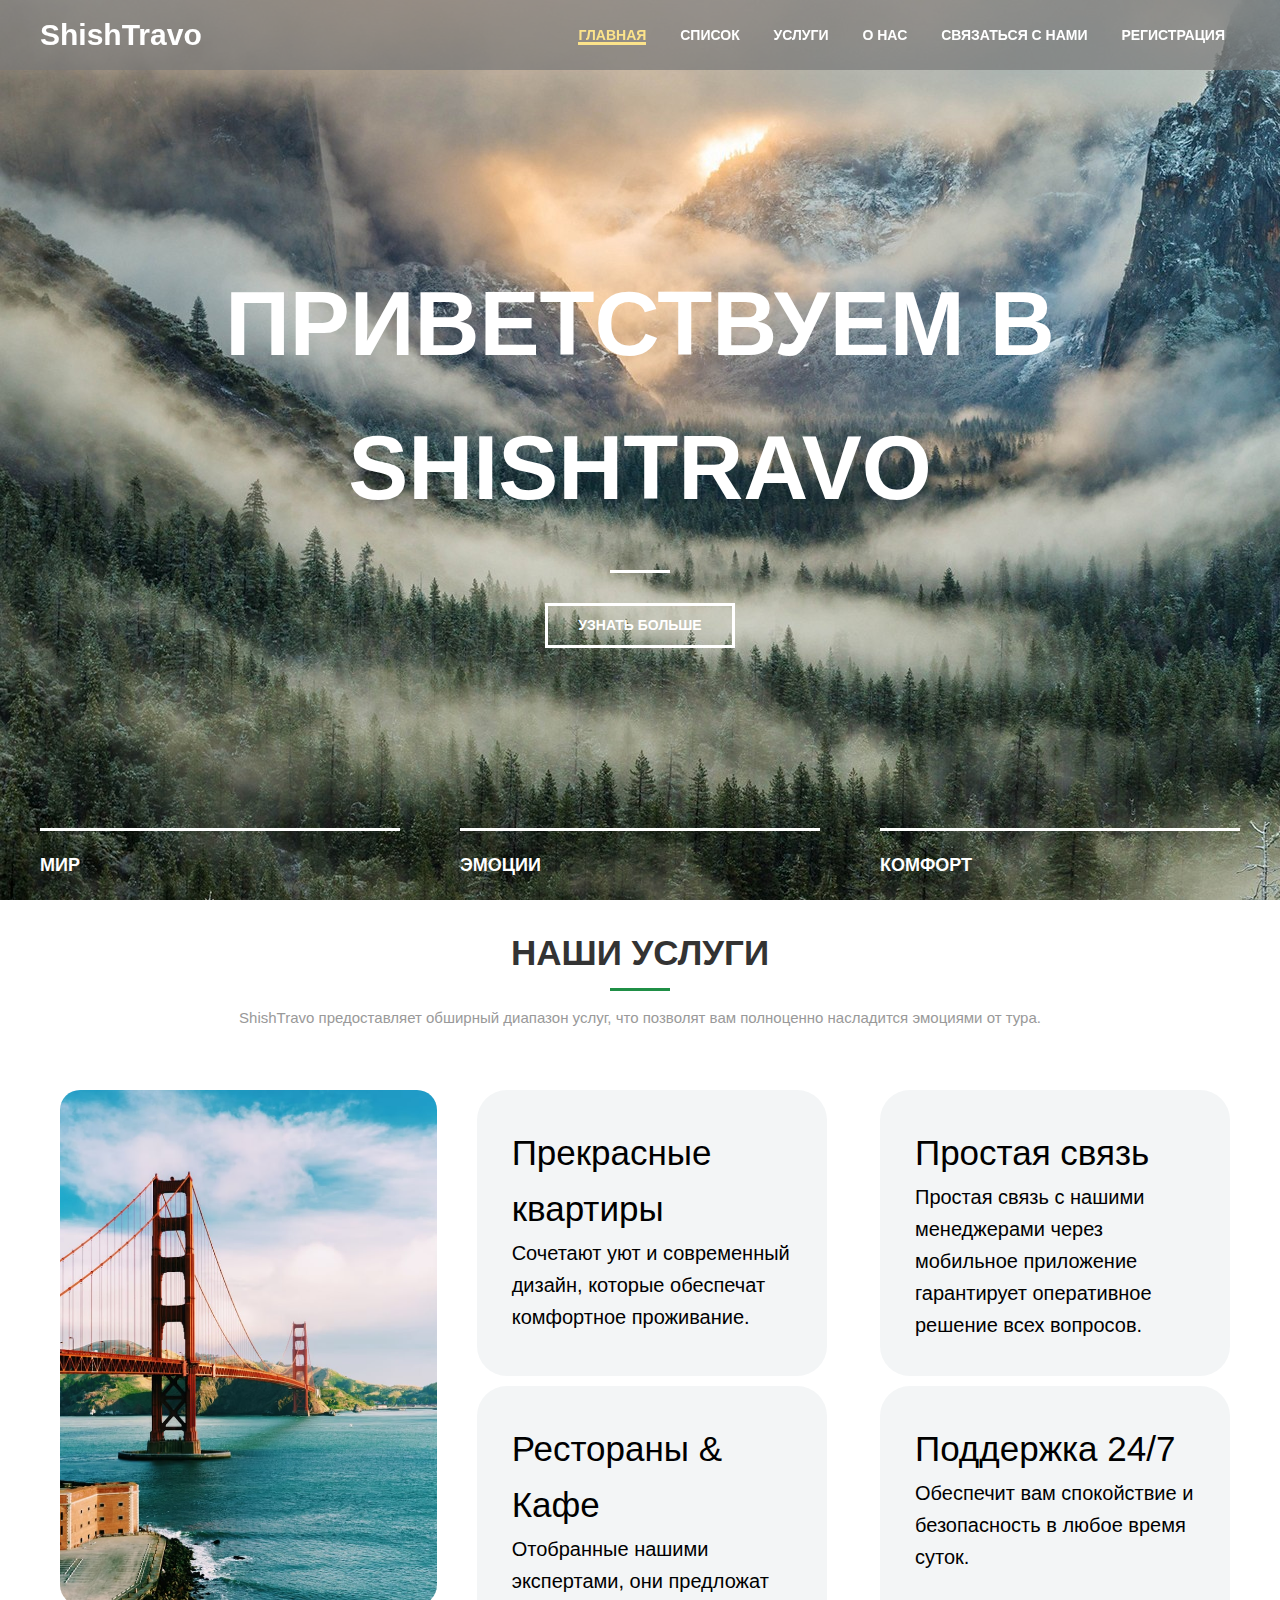
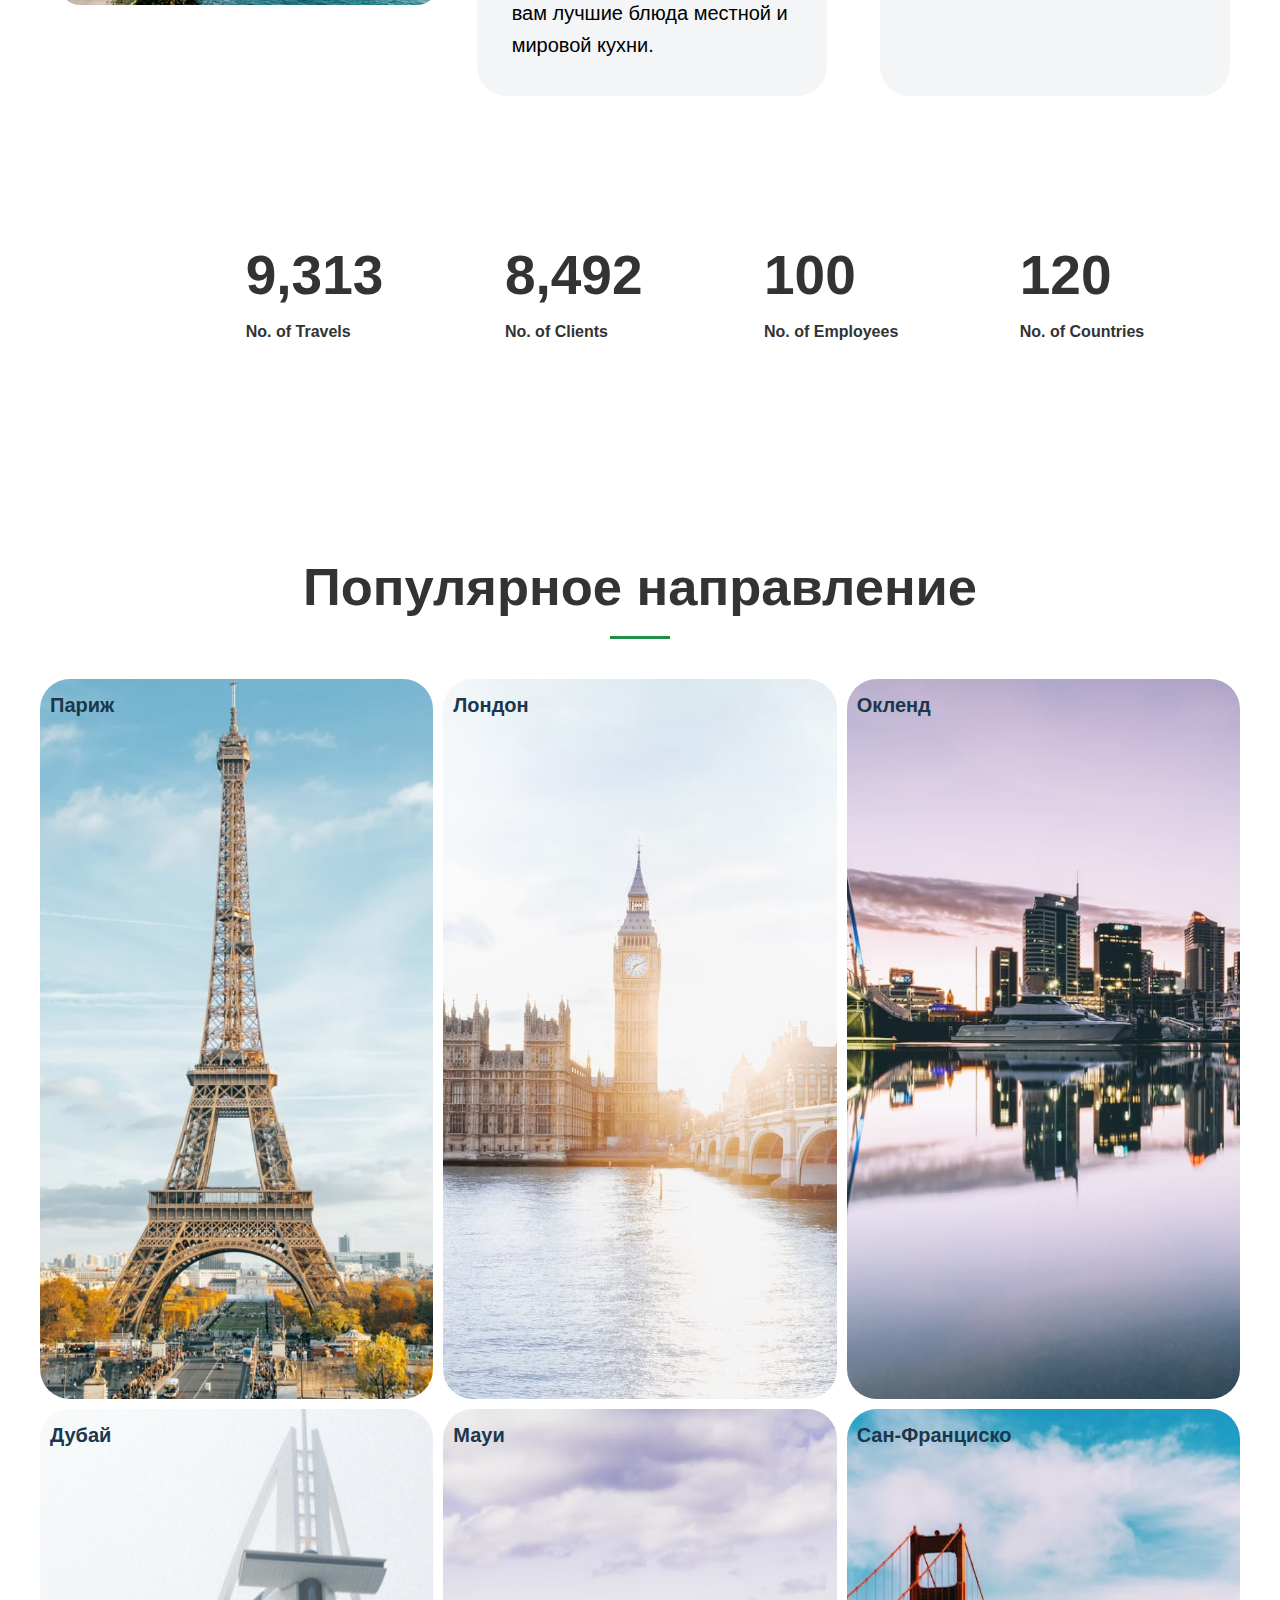
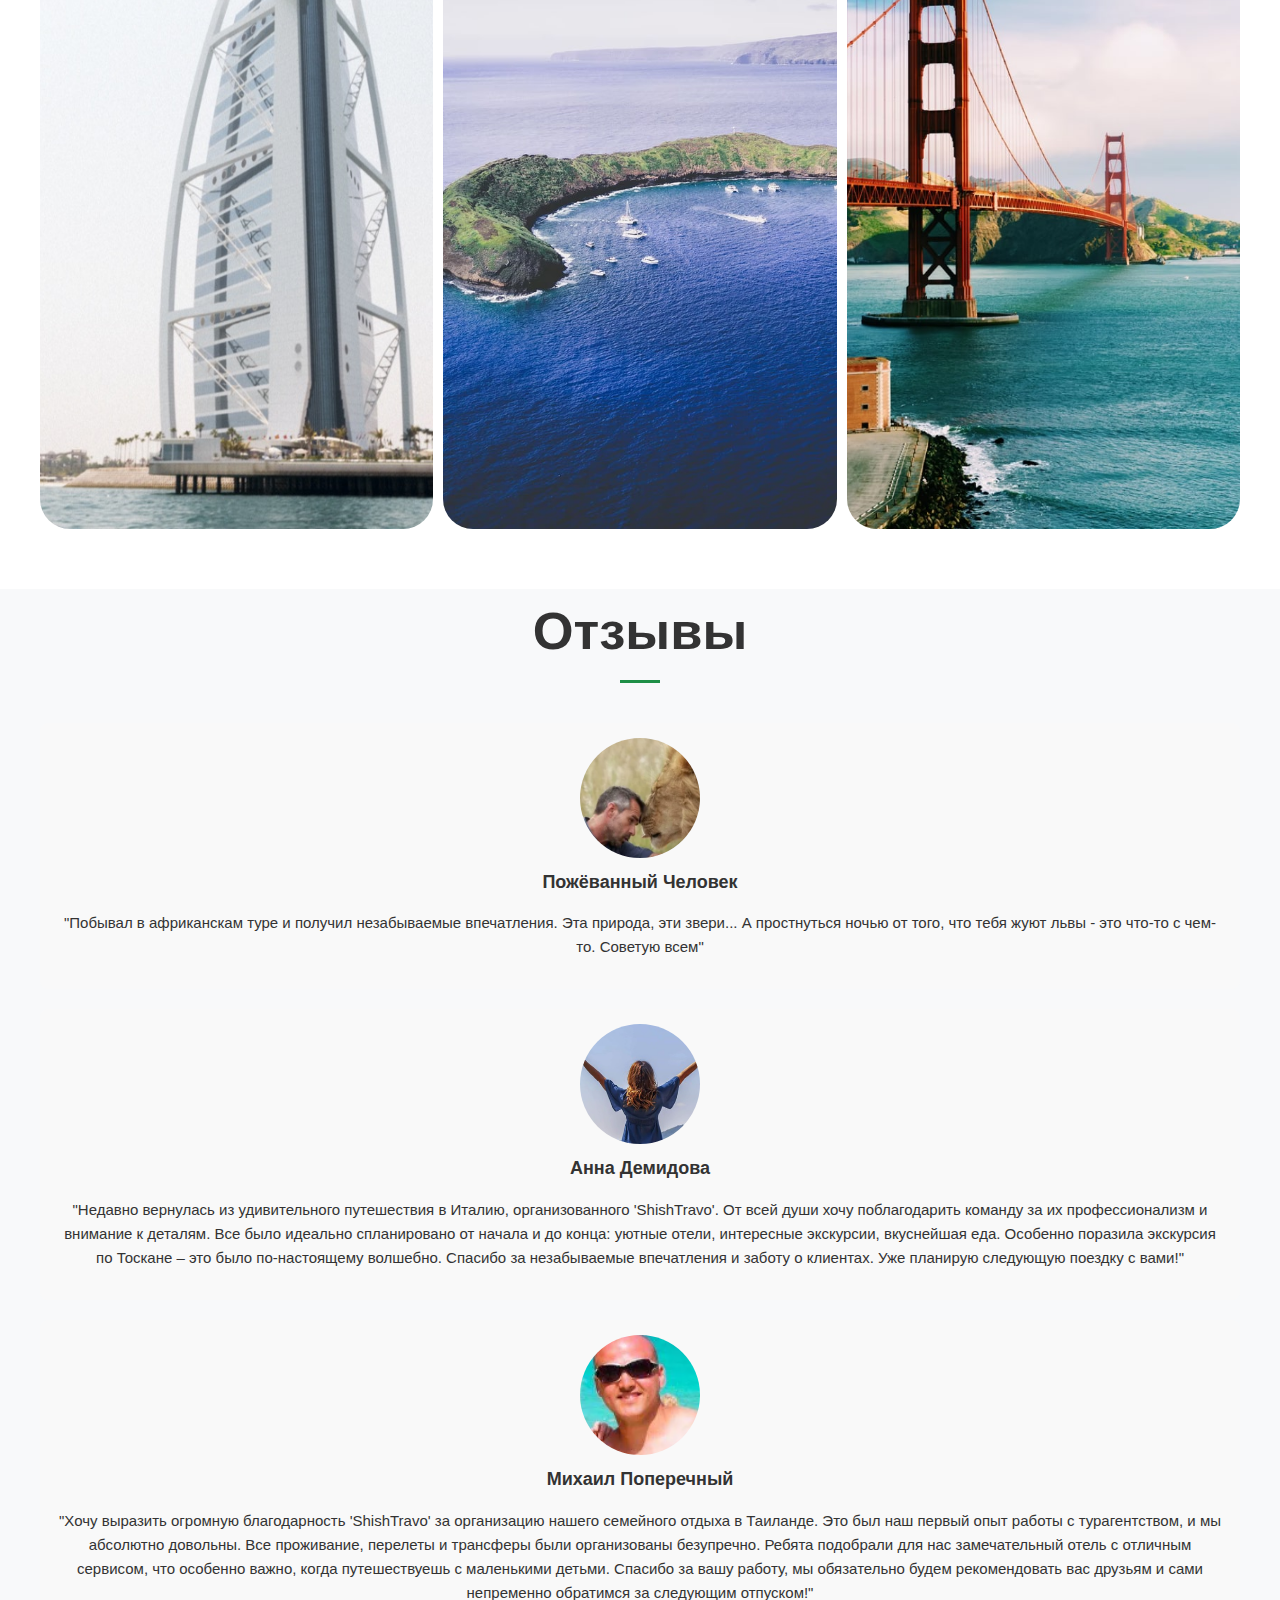
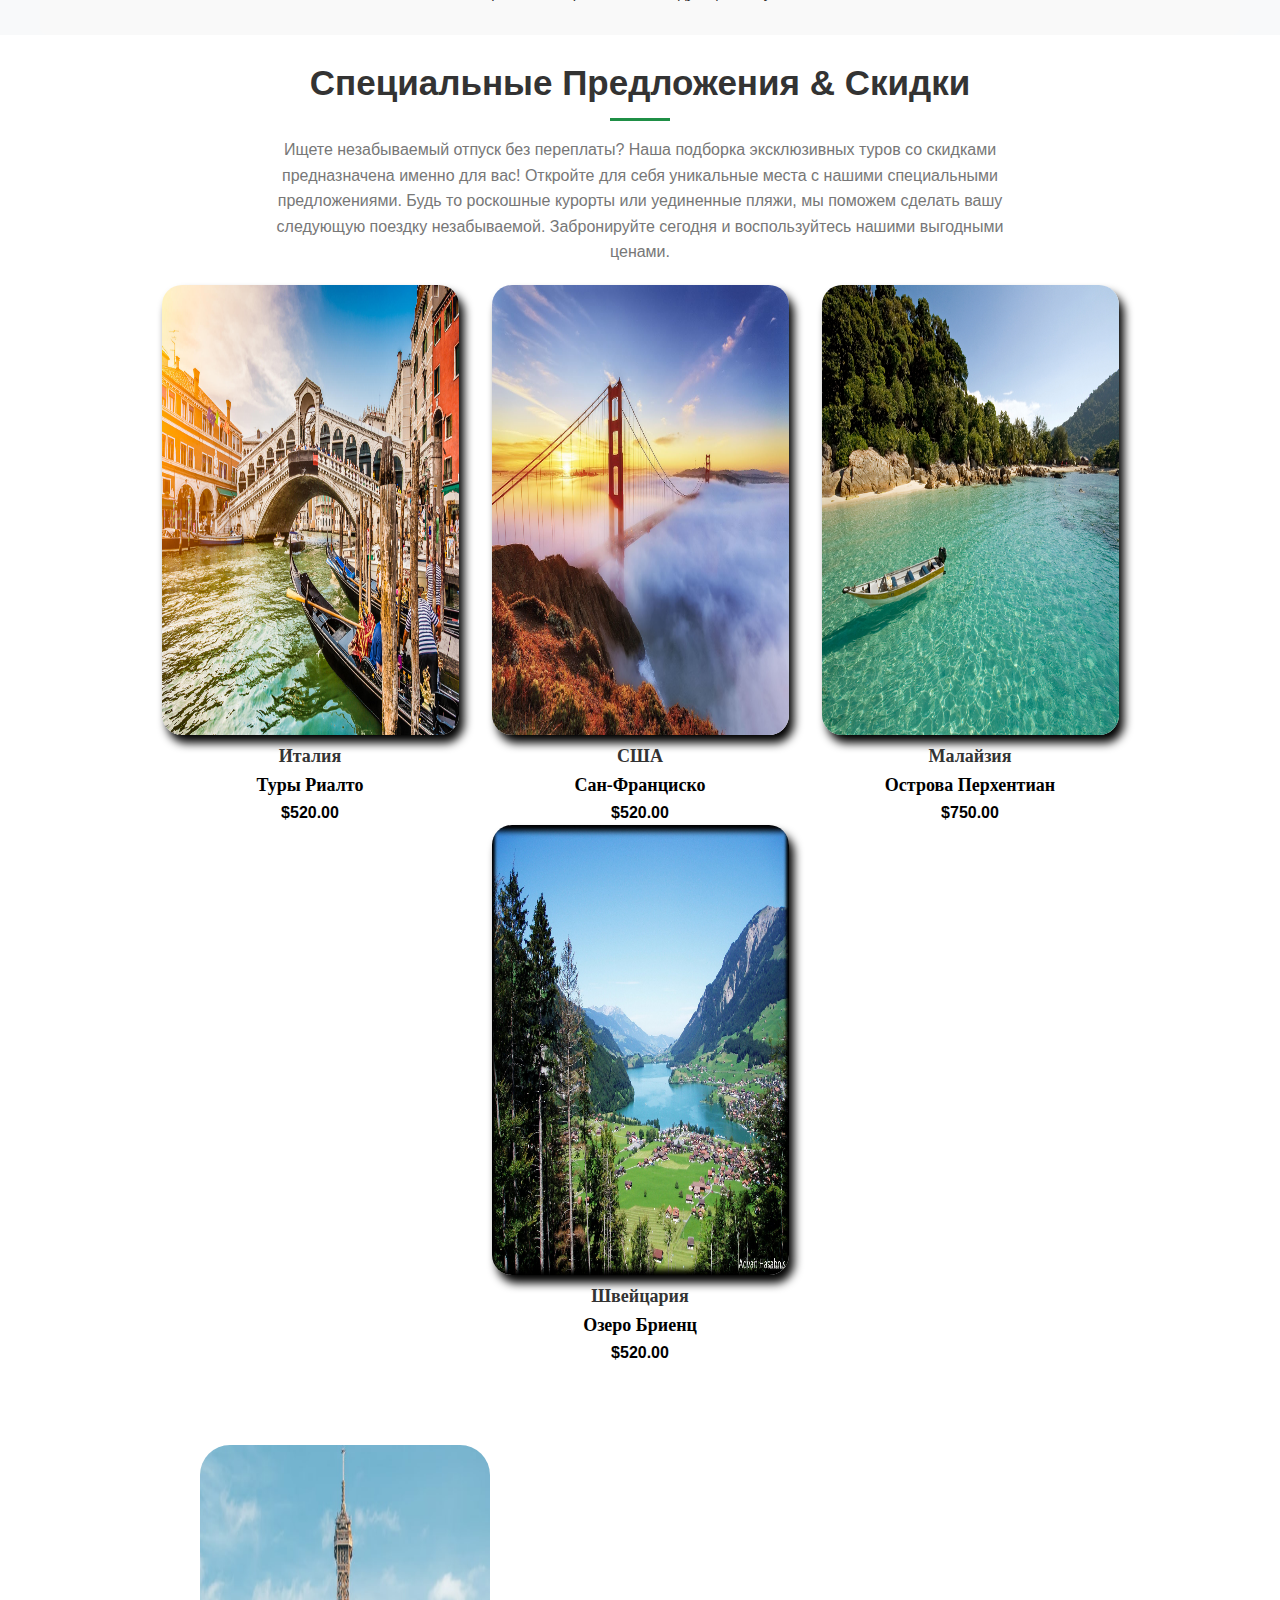
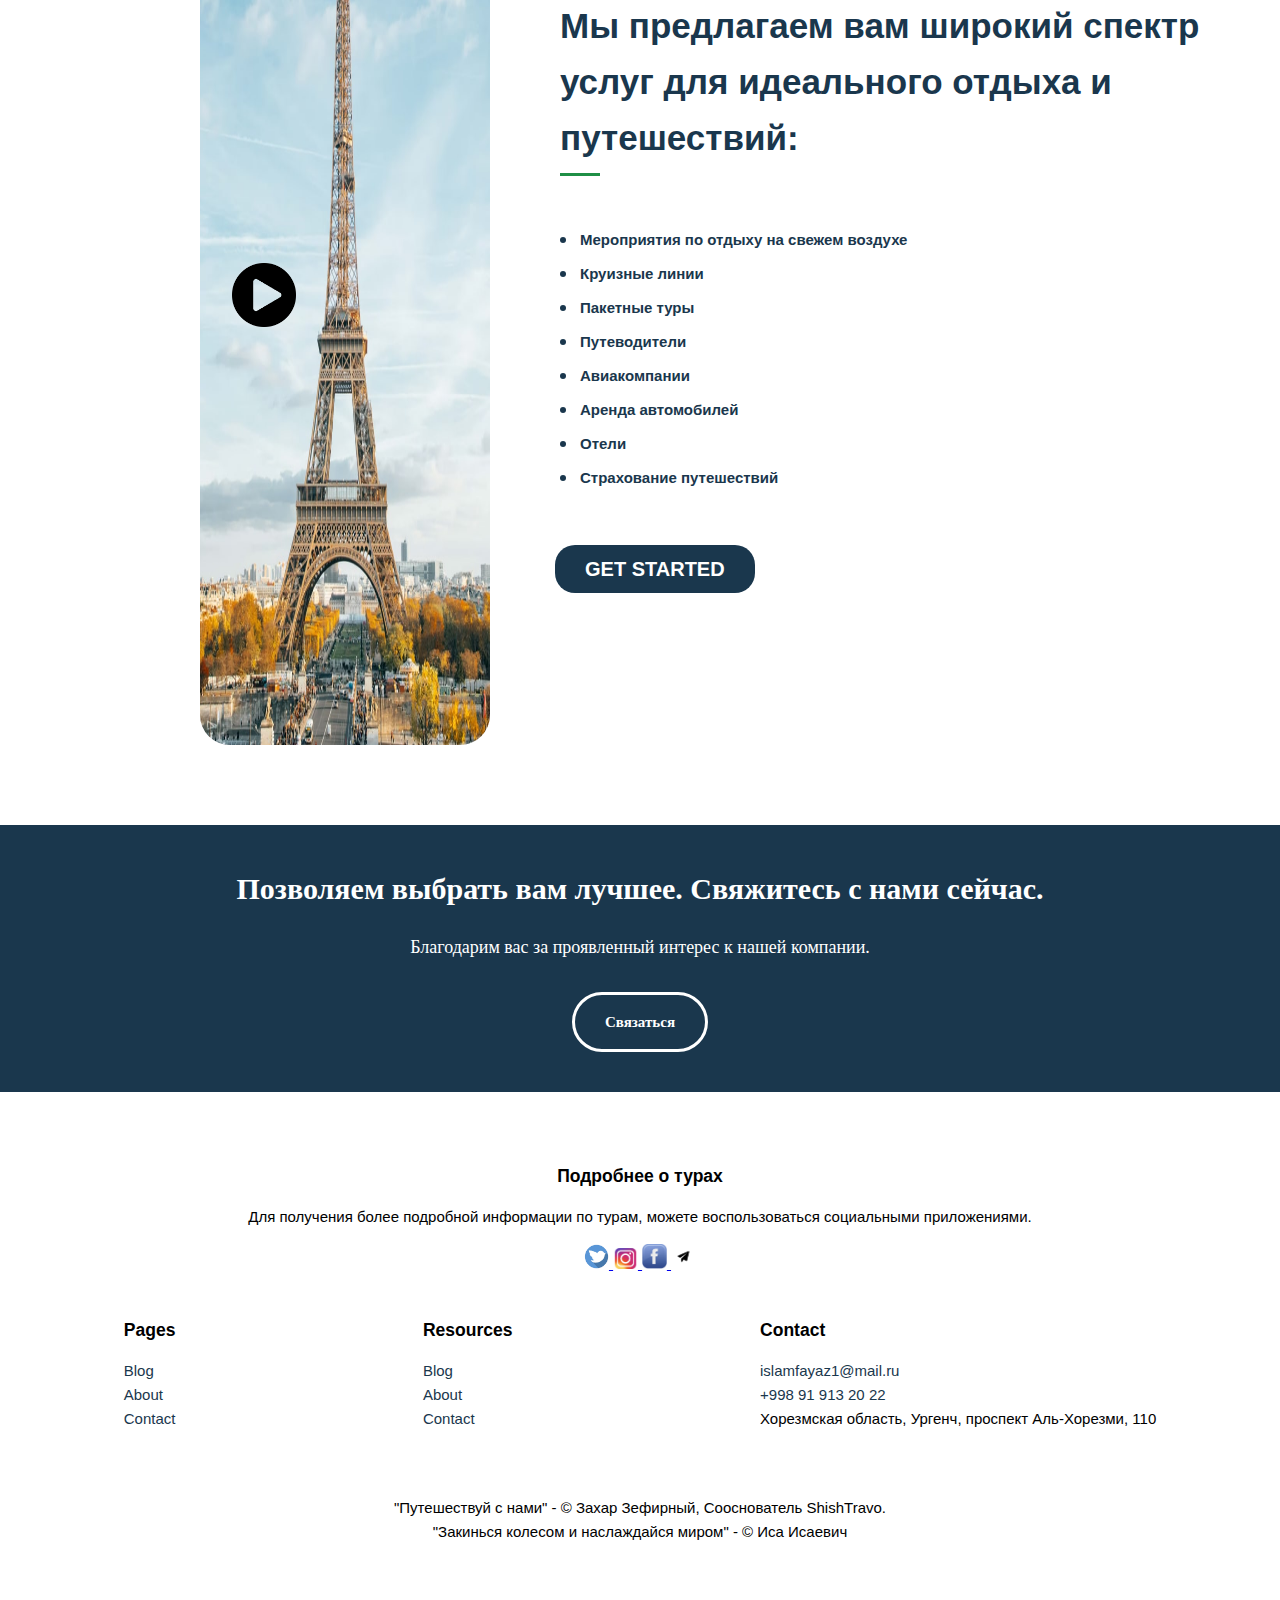
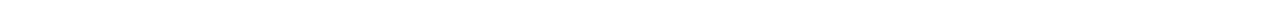
<file: isa/проба/index.html>
<!DOCTYPE html>
<html lang="en">
<head>
    <meta charset="UTF-8">
    <meta name="viewport" content="width=device-width, initial-scale=1.0">
    <title>ShishTravo</title>
    <link rel="stylesheet" href="./info/style.css">
    <link rel="icon" href="./info/image/favicon-32x32.png" type="image/x-icon">
    <link rel="stylesheet" href="./registration.html">
    <script defer src="./type.js"></script>
</head>
<body>
    <header id="header" class="header">
        <div class="container">
            <div class="header__inner">
                <div class="header__logo">ShishTravo</div>

                <nav class="nav">
                    <a class="nav__link active" href="#">Главная</a>
                    <a class="nav__link" href="#">Список</a>
                    <a class="nav__link" href="#">Услуги</a>
                    <a class="nav__link" href="#">О нас</a>
                    <a class="nav__link" href="#">Связаться с нами</a>
                    <a class="nav__link" href="./registration.html">Регистрация</a>
                </nav>
            </div>
        </div>
    </header>

    <div class="intro">
        <div class="container">
            <div class="intro__inner">
           <h1 class="intro__title">Приветствуем в ShishTravo</h1>

           <a class="btn" href="#">Узнать больше</a>
            </div>

        
        </div>

        <div class="slider">
            <div class="container">
                <div class="slider__inner">
            <div class="slider__item"><b>Мир</b></div>
            <div class="slider__item"><b>Эмоции</b></div>
            <div class="slider__item"><b>Комфорт</b></div>
            
        </div>
    </div>
    </div>
</div>


<section class="section">
    <div class="container">

        <div class="section__header">
            <h2 class="section__title">Наши услуги</h2>
            <div class="section__text">
                <p>ShishTravo предоставляет обширный диапазон услуг, что позволят вам полноценно насладится эмоциями от тура. </p>
            </div>
        </div>


        <div class="about">
            <div class="about__image">
                <img src="./info/image/фон/02.jpg" alt="Мост">
            </div>
        
        <div class="about__text">
            <div class="text__block">Прекрасные квартиры
                <div class="subtext">Сочетают уют и современный дизайн, которые обеспечат комфортное проживание.</div>
            </div>
            <div class="text__block">Простая связь
                <div class="subtext">Простая связь с нашими менеджерами через мобильное приложение гарантирует оперативное решение всех вопросов. </div>
            </div>
            <div class="text__block">Рестораны & Кафе
                <div class="subtext">Отобранные нашими экспертами, они предложат вам лучшие блюда местной и мировой кухни.</div>
            </div>
            <div class="text__block">Поддержка 24/7
                <div class="subtext">Обеспечит вам спокойствие и безопасность в любое время суток.</div>
            </div>
        </div>
        </div>
    </div>
</section>


<section class="second">
    <div class="container">
        <div class="section__second">
            <div class="text-block1">
                <div><span class="number">9,313</span></div>
                <span class="description"><b>No. of Travels</b></span>
            </div>
            <div class="text-block1">
                <div><span class="number">8,492</span></div>
                <span class="description"><b>No. of Clients</b></span>
            </div>
            <div class="text-block1">
                <div><span class="number">100</span></div>
                <span class="description"><b>No. of Employees</b></span>
            </div>
            <div class="text-block1">
                <div><span class="number">120</span></div>
                <span class="description"><b>No. of Countries</b></span>
            </div>
        </div>
    </div>
</section>



<section class="third">
    <div class="container">
        <div class="section-header">
            <h2>Популярное направление</h2>
        </div>

        <div class="slider-img">
            <div class="slide" style="background-image: url('./info/image/фон/03.jpg');">
                <div class="text">Париж</div>
            </div>
            <div class="slide" style="background-image: url('./info/image/фон/05.jpg');">
                <div class="text">Лондон</div>
            </div>
            <div class="slide" style="background-image: url('./info/image/фон/10.jpg');">
                <div class="text">Окленд</div>
            </div>
            <div class="slide" style="background-image: url('./info/image/фон/08.jpg');">
                <div class="text">Дубай</div>
            </div>
            <div class="slide" style="background-image: url('./info/image/фон/09.jpg');">
                <div class="text">Мауи</div>
            </div>
            <div class="slide" style="background-image: url('./info/image/фон/02.jpg');">
                <div class="text">Сан-Франциско</div>
            </div>
        </div>
    </div>
</section>


<section class="third-wi">
    <div class="container">
        <div class="wi">
            <h2>Отзывы</h2>
        </div>


    <div class="text-slider">
        <div class="text-item"><div class="lion" style="background-image: url(./info/image/lion.bmp);"></div>
            <span class="teim">Пожёванный Человек</span>
            <p tiem>"Побывал в африканскам туре и получил незабываемые впечатления. Эта природа, эти звери... А простнуться ночью от того, что тебя жуют львы - это что-то с чем-то. Советую всем"</p>
        </div>
        <div class="text-item"><div class="lion" style="background-image: url(./info/image/toscana.bmp);"></div>
            <span class="teim">Анна Демидова</span>
            <p tiem>"Недавно вернулась из удивительного путешествия в Италию, организованного 'ShishTravo'. От всей души хочу поблагодарить команду за их профессионализм и внимание к деталям. Все было идеально спланировано от начала и до конца: уютные отели, интересные экскурсии, вкуснейшая еда. Особенно поразила экскурсия по Тоскане – это было по-настоящему волшебно. Спасибо за незабываемые впечатления и заботу о клиентах. Уже планирую следующую поездку с вами!"</p></div>
        <div class="text-item"><div class="lion" style="background-image: url(./info/image/mishanya.bmp);"></div>
            <span class="teim">Михаил Поперечный</span>
            <p tiem>"Хочу выразить огромную благодарность 'ShishTravo' за организацию нашего семейного отдыха в Таиланде. Это был наш первый опыт работы с турагентством, и мы абсолютно довольны. Все проживание, перелеты и трансферы были организованы безупречно. Ребята подобрали для нас замечательный отель с отличным сервисом, что особенно важно, когда путешествуешь с маленькими детьми. Спасибо за вашу работу, мы обязательно будем рекомендовать вас друзьям и сами непременно обратимся за следующим отпуском!"</p></div>
    </div>
    
</section>



<section class="special-offers">
    <h2 class="off">Специальные Предложения & Скидки</h2>
    <p class="description1">Ищете незабываемый отпуск без переплаты? Наша подборка эксклюзивных туров со скидками предназначена именно для вас! Откройте для себя уникальные места с нашими специальными предложениями. Будь то роскошные курорты или уединенные пляжи, мы поможем сделать вашу следующую поездку незабываемой. Забронируйте сегодня и воспользуйтесь нашими выгодными ценами.</p>
    <div class="offers-container">
        <!-- Карточка 1 -->
        
        <div class="offer-item">
            <a href="#" class="vil"><img src="./info/image/велдан/rial.jpeg" alt="Туры Риалто"></a>
            <span class="location">Италия</span>
            <a href="#" class="vil"><span class="offer-name">Туры Риалто</span></a>
            <span class="price">$520.00</span>
        </div>

        
            <!-- Карточка 2 -->
            <div class="offer-item">
                <a href="#" class="vil"><img src="./info/image/велдан/2.jpg" alt="Туры Риалто"></a>
                <span class="location">США</span>
                <a href="#" class="vil"><span class="offer-name">Сан-Франциско</span></a>
                <span class="price">$520.00</span>
            </div>

            
                <!-- Карточка 2 -->
                <div class="offer-item">
                    <a href="#" class="vil"><img src="./info/image/велдан/3.jpg" alt="Туры Риалто"></a>
                    <span class="location">Малайзия</span>
                    <a href="#" class="vil"><span class="offer-name">Острова Перхентиан</span></a>
                    <span class="price">$750.00</span>
                </div>

                
                    <!-- Карточка 2 -->
                    <div class="offer-item">
                        
                        <a href="#" class="vil"><img src="./info/image/велдан/4.jpg" alt="Туры Риалто"></a>
                        <span class="location">Швейцария</span>
                        <a href="#" class="vil"><span class="offer-name">Озеро Бриенц</span></a>
                        <span class="price">$520.00</span>
                    </div>
                
                </div>
</section>



<section class="asad">
    <div class="ass">
        <a id="play-video" class="video-button" href="https://www.youtube.com/watch?v=UfEiKK-iX70"></a>
        <img src="./info/image/фон/03.jpg" alt="Фон">
    </div>
    
    <div class="asad-bif">
        <h2 class="pre-last">Мы предлагаем вам широкий спектр услуг для идеального отдыха и путешествий:</h2>
        <div class="services-list">
            <div class="column">
                <ul>
                    <li>Мероприятия по отдыху на свежем воздухе</li>
                    <li>Круизные линии</li>
                    
                    <li>Пакетные туры</li>
                    <li>Путеводители</li>
                    <li>Авиакомпании</li>
                    <li>Аренда автомобилей</li>
                    <li>Отели</li>
                    <li>Страхование путешествий</li>
                    
                </ul>
            
        </div>



        <div class="container">
            <div class="asad-biv">
        <a href="#" class="btn-as">Get started</a>
    </div></div></div>
</section>

<section class="pre">
<div class="pre-pre">
    <div class="black-vol">
    <h2>Позволяем выбрать вам лучшее. Свяжитесь с нами сейчас.</h2>
    <p>Благодарим вас за проявленный интерес к нашей компании.</p>
    <a href="contact.html" class="pre-button">Связаться</a>
</div></div>
</section>


<footer class="footer-section">
    <div class="footer-content">
        <div class="footer-block">
            <div class="vail">
            <h3>Подробнее о турах</h3>
            <p>Для получения более подробной информации по турам, можете воспользоваться социальными приложениями.</p>
            <div class="social-links">
                <div class="social-links">
                    <a href="https://twitter.com" class="social-link" target="_blank">
                        <img src="./info/image/twitter.jpg" alt="Twitter">
                    </a>
                    <a href="https://instagram.com" class="social-link" target="_blank">
                        <img src="./info/image/insta.png" alt="Instagram">
                    </a>
                    <a href="https://facebook.com" class="social-link" target="_blank">
                        <img src="./info/image/face.png" alt="Facebook">
                    </a>
                    <a href="https://telegram.com" class="social-link" target="_blank">
                        <img src="./info/image/Telegram.png" alt="Telegram">
                    </a>
            </div></div>
        </div></div>
        <div class="footer-block">
            <h3>Pages</h3>
            <ul>
                <li><a href="#">Blog</a></li>
                <li><a href="#">About</a></li>
                <li><a href="#">Contact</a></li>
            </ul>
        </div>
        <div class="footer-block">
            <h3>Resources</h3>
            <ul>
                <li><a href="#">Blog</a></li>
                <li><a href="#">About</a></li>
                <li><a href="#">Contact</a></li>
            </ul>
        </div>
        <div class="footer-block">
            <h3>Contact</h3>
            <ul>
                <li><a href="mailto:mail@example.com">islamfayaz1@mail.ru</a></li>
                <li><a href="tel:+12222123819">+998 91 913 20 22</a></li>
                <li>Хорезмская область, Ургенч, проспект Аль-Хорезми, 110</li>
            </ul>
        </div>
    </div>
    <div class="footer-bottom">
        <p>"Путешествуй с нами" - &copy; Захар Зефирный, Сооснователь ShishTravo.</br> "Закинься колесом и наслаждайся миром" - &copy; Иса Исаевич</p>
    </div>
</footer>


</body>
</html>
</file>
<file: isa/проба/info/style.css>
body{
    margin: 0;
    font-family: 'Monserrat', sans-serif;
    font-size: 15px;
    line-height: 1.6;
    color: #333
}


h1, h2, h3, h4, h5, h6{
    margin: 0;
}

.container{
    width: 100%;
    max-width: 1200px;
    margin: 0 auto;
}


/*    Intro   */

.intro{
    display: flex;
    flex-direction: column;
    justify-content: center;
    width: 100%;
    height: 100vh;
    background-size: cover;
    position: relative;
    overflow: hidden;
    background: url(./image/фон/01.jpg);
}




.intro__inner{
    
    text-align: center;
    min-width: 880px;
    margin: 0 auto;
}

.intro__title{
    font-family:"Constantia", sans-serif;
    color: #fff;
    font-size: 90px;
    font-weight: 700;
    text-transform: uppercase;
    text-align: center;
}

.intro__title::after{

    content: "" ;
    display: block;
    width: 60px;
    height: 3px;
    background-color: #fff;
    margin: 30px auto;
    
}



/*    Header   */


.header__inner{
    padding-top: 20px;
    padding-bottom: 20px;
    display: flex;
    justify-content: space-between;
    align-items: center;
    line-height: 1;
    transition: padding-top .3s, padding-bottom .3s;
}



.header{
    width: 100%;
    position: fixed;
    top: 0;
    left: 0;
    right: 0;
    z-index: 1000;
    transition: box-shadow .3s;
    background-color: rgba(119, 119, 119, 0.7);
}


.header__mini{
    background-color: rgba(119, 119, 119, 0.7);
    box-shadow: 0px 0px 29px -11px rgba(0, 0, 0, 0.8);
    backdrop-filter: blur(5px);
    -webkit-backdrop-filter: blur(5px);
}


.header__mini .header__inner{
    padding-top: 5px;
    padding-bottom: 5px;
}


.header__logo{
    font-size: 30px;
    font-weight: 700;
    color: #fff;
}

.nav{
    font-size: 14px;
    text-transform: uppercase;
}

.nav__link{
    display:inline-block ;
    vertical-align: top;
    margin: 0 15px;
    color: #fff;
    text-decoration: none;
    transition: color .4s linear;
    position: relative;
    font-weight: 700;
}


.nav__link::after{
    content: "";
    display: block;
    width: 100%;
    height: 3px;
    background-color: #fce38a;
    position: absolute;
    top: 100%;
    left: 0;

    transition: opacity .4s linear;

    z-index: 1;
    opacity: 0;
}

.nav__link:hover{
    color: #fce38a;
}

.nav__link:hover::after, .nav__link.active::after{
    
    opacity: 1;
}

.nav__link.active{
    color: #fce38a;
}

.btn{
    display: inline-block;
    vertical-align: top;
    padding: 8px 30px;
    border: 3px solid #fff;
    color: #fff;
    text-transform: uppercase;
    font-size: 14px;
    font-weight: 700;
    transition: background .1s linear, color .1s linear;
    text-decoration: none;
}

.btn:hover{
    background-color: #fff;
    color: black;
}


/*    Slider   */

.slider{
    width: 100%;
    position: absolute;
    bottom: 0;
    left: 0;
    z-index: 1;
}
.slider__item{
    width: 30%;
    font-size: 18px;
    color: #fff;
    text-transform: uppercase;


    padding: 20px 0;
    border-top: 3px solid #fff;
}

.slider__inner{
    display: flex;
    justify-content: space-between;
    
}


/*    Section   */

.section{
    padding: 25px 0;
    
}

.section__header{
    margin: 0 auto 40px;
    width: 100%;
    max-width: 950px;
    text-align: center;
}

.section__title{
    font-size: 35px;
    font-weight: 700;
    color: #333;
    text-transform: uppercase;
    font-family: "Gabriola", sans-serif;
}

.section__title::after{
    content: "";
    display: block;
    width: 60px;
    height: 3px;
    background-color: #1f8f46;
    margin: 7px auto;
}


.section__text{
    color:#999;
    font-size: 15px;
}


/*    About   */

.about{
    display: flex;
    justify-content: space-between;
}

.about__image{
    flex: 1;
    padding: 20px;
}

.about__image img{
    width: 100%;
    height: auto;
    border-radius: 20px;
}

.about__text{
    flex: 2;
    display: grid;
    justify-content: space-between;
    grid-template-columns: 350px 350px;
    gap: 10px;
    padding: 20px 10px 20px 20px;
}


.text__block{
    background-color: rgba(26, 55, 77, 0.05);
    color: black;
    border-radius: 30px;
    padding: 35px;
    
    font-size: 35px;
    font-family: "Gabriola", sans-serif;
}


.subtext{
    font-size: 20px;
    
}


/*    Second   */


.section__second{
    display: flex;
    justify-content: space-around;
    padding: 60px 60px 120px 120px;
}


.text-block1{
    padding: 30px 30px 80px 80px;
    
}

.number{
    display: block;
    font-size: 55px;
    font-weight: bold;
}


.description {
    font-size: 16px;
}


/*   Third    */



.section-header{
    text-align: center;
    margin: 0 auto 40px;
    max-width: 950px;
    font-size: 35px;
    font-family: "Gabriola", sans-serif;
}

.section-header::after{
    content: "";
    display: block;
    width: 60px;
    height: 3px;
    background-color: #1f8f46;
    margin: 7px auto;
}



.slider-img{
    display: grid ;
    
    gap: 10px;
    grid-template-columns: 1fr 1fr 1fr;
    overflow: hidden;
    justify-content: space-evenly;
    
}

.slide{
    width: 100%; 
    height: 80vh;
    transition: transform 0.5s ease, filter 0.5s ease;
    background-size: cover;
    background-position: center;
    position: relative;
    border-radius: 30px;
}

.slide:hover{
    transform: scale(.95); 
    filter: brightness(60%);
}

.text{
    position: absolute;
    top: 10px; 
    left: 10px;
    color: #1A374D;
    font-weight: 700;
    font-size: 20px;
    font-family: "Gabriola", sans-serif;
    
}


/*    Wi   */


.third-wi{
    
    background-color: #f8f9fa;
}

.wi{
    text-align: center;
    margin: 60px auto 40px;
    max-width: 950px;
    font-size: 35px;
    font-family: "Gabriola", sans-serif;
}

.wi::after{
    content: "";
    display: block;
    width: 40px;
    height: 3px;
    background-color: #1f8f46;
    margin: 7px auto;
}

.text-slider{
    text-align: center;
    
}

.teim{
    display: block; /* Заставляет span вести себя как блочный элемент */
    font-size: 1.2em; /* Размер шрифта заголовка */
    font-weight: bold; /* Жирное начертание */
    margin-top: 10px;
}


.text-item {
    margin-bottom: 20px; /* Пространство между элементами */
    padding: 15px; /* Внутренние отступы */
     /* Граница вокруг элемента */
    border-radius: 8px; /* Скругление углов */
    background-color: #f9f9f9;
}




.text-slider .text-item.active {
    display: block; /* Показать активный текст */
}

.lion{
    width: 120px;
    height: 120px;
    background-size: cover;
    margin: 0 auto ;
    border-radius: 50%;
    background-position: bottom;
}



/*   Offers   */



.special-offers {
    margin: 10px auto 0;
    text-align: center; /* Выравнивание текста по центру */
    
}

.special-offers h2 {
    font-family: "Gabriola", sans-serif;
    font-size: 35px; /* Размер шрифта заголовка */
    margin-bottom: 10px; /* Отступ после заголовка */
}

.special-offers .description1 {
    font-size: 16px; /* Размер шрифта подзаголовка */
    color: #777; /* Цвет подзаголовка */
    margin-bottom: 20px; /* Отступ после подзаголовка */
    
}

.description1{
    padding: 0px 260px 0px 260px;
}


.offers-container {
    height: 40%;
    display: flex;
    padding: 0px 10px 0px 10px;
    justify-content: center; /* Центрирование карточек */
    flex-wrap: wrap; /* Перенос карточек на новую строку */
}

.offer-item {
     /* Отступы вокруг карточек */
    
    border-radius: 10px; /* Скругление углов карточек */
    width: 330px; /* Ширина карточки */
}

.offer-item img {
    box-shadow: 5px 8px 10px;
    width: 90%; /* Ширина изображения */
    height: 50vh; /* Автоматическая высота изображения */
    border-radius: 20px;
    border-top-left-radius: 20px; /* Скругление углов изображения сверху */
    border-top-right-radius: 20px;
}

.offer-item .location,
.offer-item .offer-name {
    font-size: 18px;
    display: block; /* Заставляет элементы отображаться как блоки */
    font-weight: bold; /* Жирное начертание текста */
    font-family: "Source Serif Pro", serif;
}

.offer-item .price {
    font-size: 16px; /* Размер шрифта цены */
    color: black; /* Цвет цены */
    margin: 5px 0; /* Отступы вокруг цены */
    font-weight: 700;
}

.off::after{
    content: "";
    display: block;
    width: 60px;
    height: 3px;
    background-color: #1f8f46;
    margin: 7px auto;
}

.offer-item img:hover{
    transform: scale(1.03); 
    
}

.vil{
    text-decoration: none;
    color: black;
}



/*     Asad   */
.asad{
    display: flex;
    width: 100%;
    height: 100%;
    max-width: 1500px;
    margin: 80px auto 80px;
    justify-content: space-between;
}

.ass{
    margin-right: 40px;
    position: relative;
}


.ass img{
    
    margin-left: 200px;
    margin-right: 20px;
    width: 100%;
    height: 100%;
    border-radius: 30px;
}


#play-video {
    position: absolute; /* Абсолютное позиционирование кнопки */
    top: 50%; /* Позиционирование от верхнего края родительского блока */
    left: 91%; /* Позиционирование от левого края родительского блока */
    transform: translate(-50%, -50%); /* Сдвигает кнопку так, чтобы ее центр находился по центру блока .ass */
    width: 64px; /* Ширина кнопки */
    height: 64px; /* Высота кнопки */
    background: url('./image/play-video.png') no-repeat center center; /* Путь к вашей иконке кнопки воспроизведения */
    background-size: cover; /* Масштабирует фоновое изображение */
    text-decoration: none; /* Убирает подчеркивание текста */
    display: block; /* Блочный тип элемента */
    /* Дополнительные стили для красивого оформления кнопки, если необходимо */
}


.pre-last{
    font-size: 35px;
    font-family: "Gabriola", sans-serif;
    padding-left: 150px;
    text-align: left;
    color: #1A374D;
    
}


.pre-last::after{
    content: "";
    display: block;
    width: 40px;
    height: 3px;
    background-color: #1f8f46;
    margin: 7px auto;
    margin-right: 680px;
}


.asad-bif{
    
    display: flex;
    flex-direction: column;
    justify-content: center;
    width: 100%;
    height: 100vh;
    margin-left: 80px;
    background-size: cover;
}


.asad-biv{
    width: 100px;
    text-align: left;
    min-width: 580px;
    margin: 0 auto;
}


.btn-as{
    display: inline-block;
    vertical-align: top;
    padding: 8px 30px;
    
    background-color: #1A374D;
    color: white;
    text-transform: uppercase;
    font-size: 20px;
    font-weight: 700;
    transition: background .1s linear, color .1s linear;
    text-decoration: none;
    border-radius: 20px;
}

.btn-as:hover{
    filter: brightness(90%);
}



.services-list ul {
    list-style: none; /* Удаление стандартных буллетов */
    padding: 30px; /* Сброс внутренних отступов */
    margin-left: 120px; /* Сброс внешних отступов */
}

.services-list li {
    font-weight: 700;
    color: #1A374D;
    padding-left: 20px; /* Отступ для текста от буллета */
    position: relative; /* Для позиционирования буллета */
    margin-bottom: 10px; /* Отступ между элементами списка */
}

.services-list li::before {
    content: ''; /* Необходимо для отображения псевдоэлемента */
    position: absolute;
    left: 0; /* Выравнивание буллета по левому краю */
    top: 50%;
    transform: translateY(-50%); /* Центрирование буллета по вертикали */
    height: 6px; /* Размер буллета */
    width: 6px;
    background-color: #1A374D; /* Цвет буллета */
    border-radius: 50%; /* Круглый буллет */
}



/*    pre-pre    */


.black-vol{
    font-family: "Source Serif Pro", serif;
    color: #fff;
    text-align: center;
    background-color: #1A374D;
    padding: 40px 20px;
}


.black-vol h2{
    font-size: 2em; /* Размер шрифта для заголовка */
    margin-bottom: 20px; /* Отступ снизу для заголовка */
}

.black-vol p{
    margin-bottom: 30px; /* Отступ снизу для параграфа */
    font-size: 18px; /* Размер шрифта для параграфа */
}

.pre-button {
    display: inline-block; /* Сделать ссылку строчно-блочным элементом */
    background-color: #1A374D; /* Белый фон для кнопки */
    color: #fff; /* Цвет текста кнопки */
    padding: 15px 30px; /* Внутренние отступы для кнопки */
    border-radius: 30px; /* Скругленные углы для кнопки */
    text-decoration: none; /* Убрать подчеркивание текста */
    font-weight: bold; /* Жирное начертание текста */
    border: 3px solid #fff;
    transition: background-color 0.3s ease; /* Плавный переход для фона кнопки */
}


.pre-button:hover {
    background-color: #fff; /* Цвет фона кнопки при наведении */
    color: #1A374D; /* Цвет текста кнопки при наведении */
}


/*   Footer   */



.footer-section {
    background-color: #fff; /* Цвет фона футера */
    color: black; /* Цвет текста */
    padding: 50px 0; /* Вертикальные отступы футера */
}

.footer-content {
    display: flex;
    justify-content: space-around; /* Равномерное распределение блоков */
    flex-wrap: wrap; /* Перенос блоков на новую строку при необходимости */
}

.footer-block {
    margin: 20px; /* Отступы между блоками */
}

.footer-block h3 {
    
    margin-bottom: 15px; /* Отступ после заголовков */
}



.footer-block ul {
    list-style: none; /* Убрать стандартные маркеры списка */
    padding: 0; /* Сброс внутренних отступов */
}

.footer-block ul li a {
    color: #1A374D; /* Цвет ссылок */
    text-decoration: none; /* Убрать подчеркивание */
    transition: color 0.3s ease; /* Плавный переход цвета */
}

.footer-block ul li a:hover {
    color: #1e90ff; /* Цвет ссылок при наведении */
}

.footer-bottom {
    text-align: center; /* Выравнивание текста по центру */
    margin-top: 30px; /* Отступ сверху */
}

.social-links {
    margin-top: 10px; /* Отступ сверху для блока социальных ссылок */
}

.social-link img{
    width: 2%;
    height: 2%;
    /* Стилизация иконок социальных сетей */
}


.vail{
    text-align: center;
}
</file>
